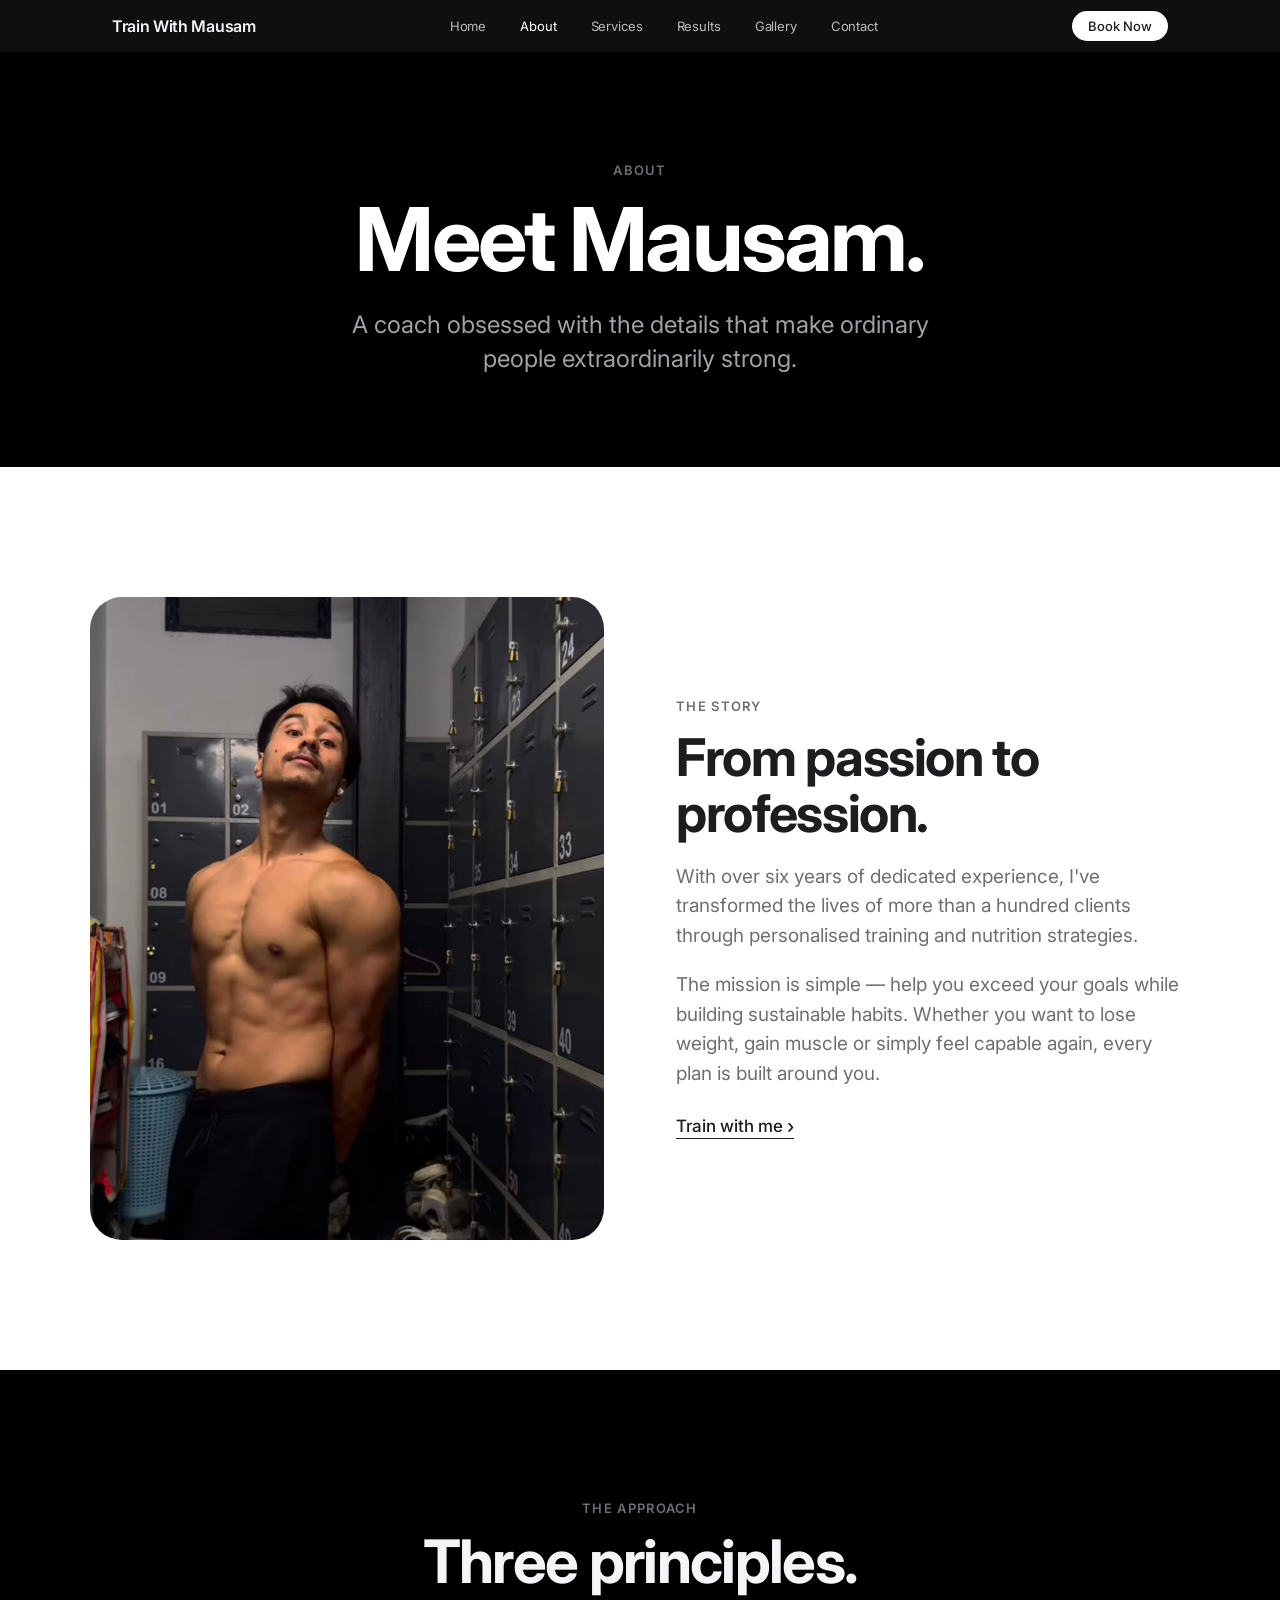
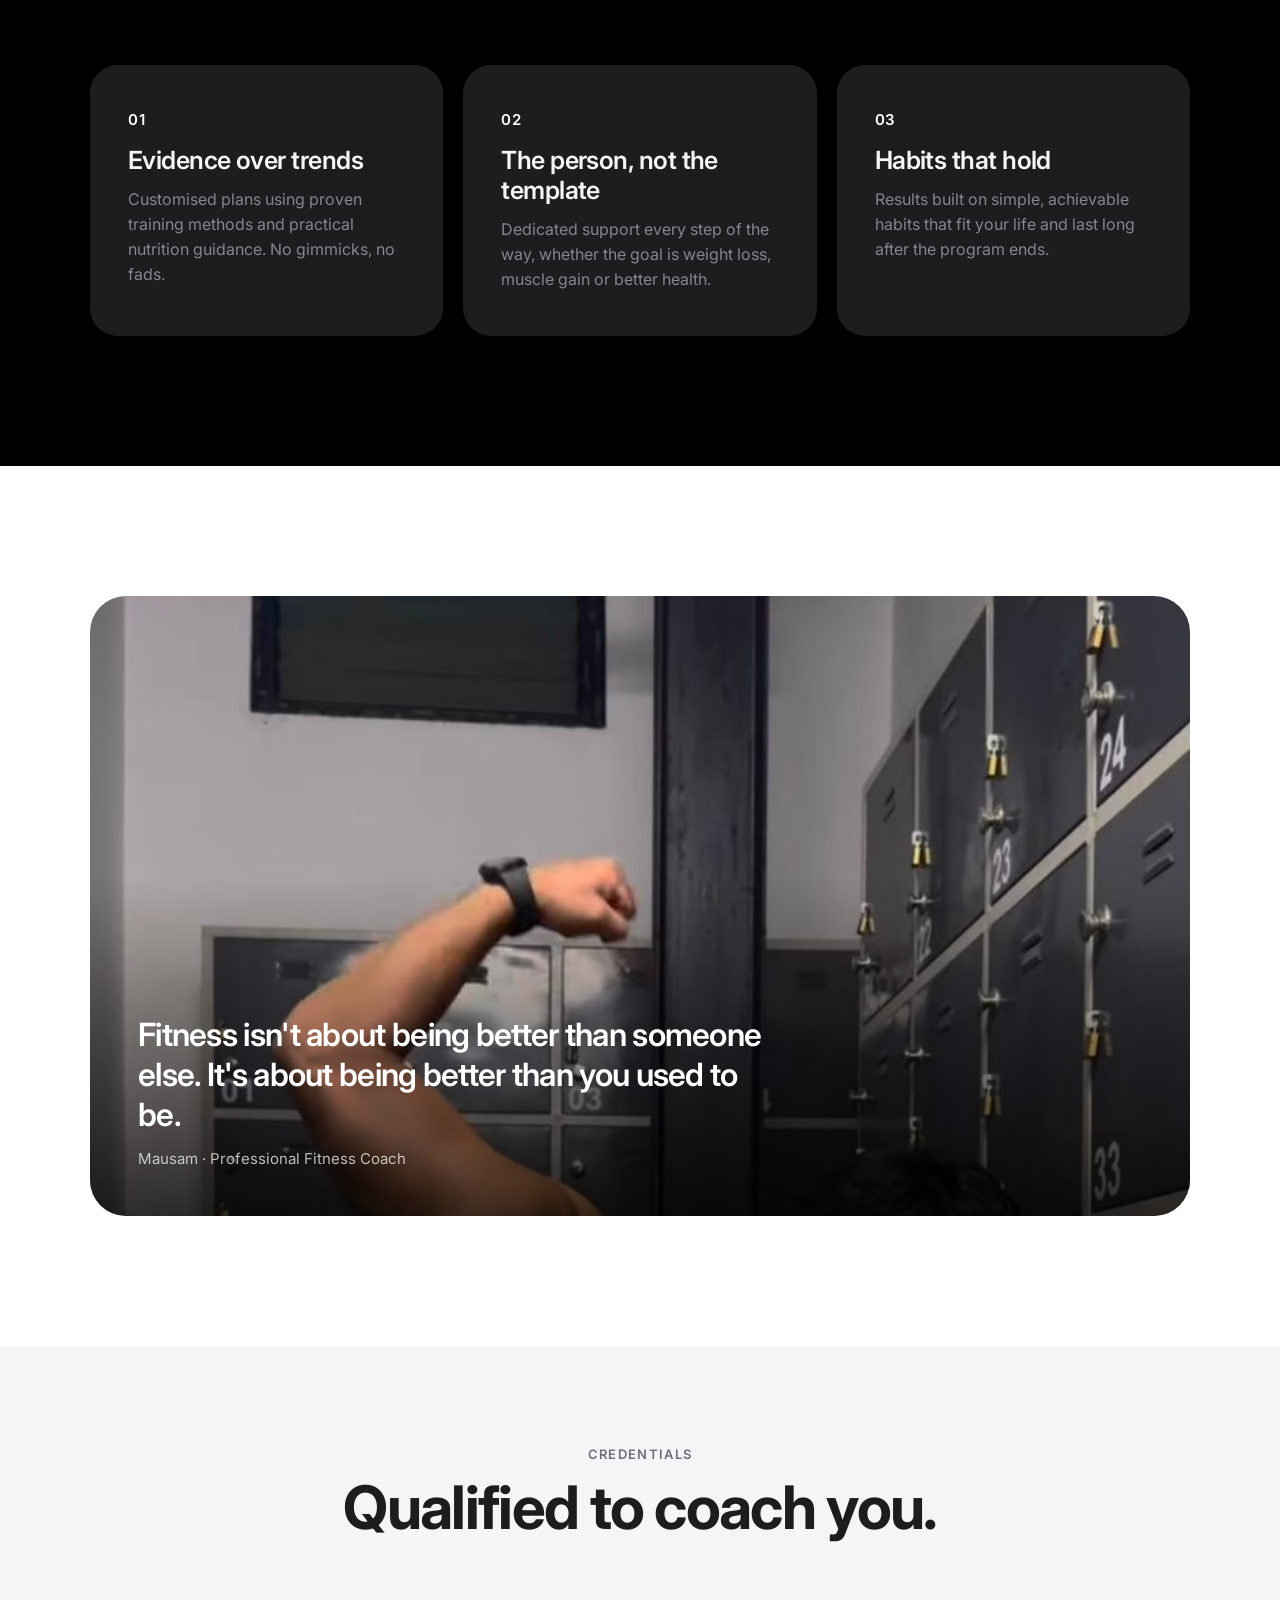
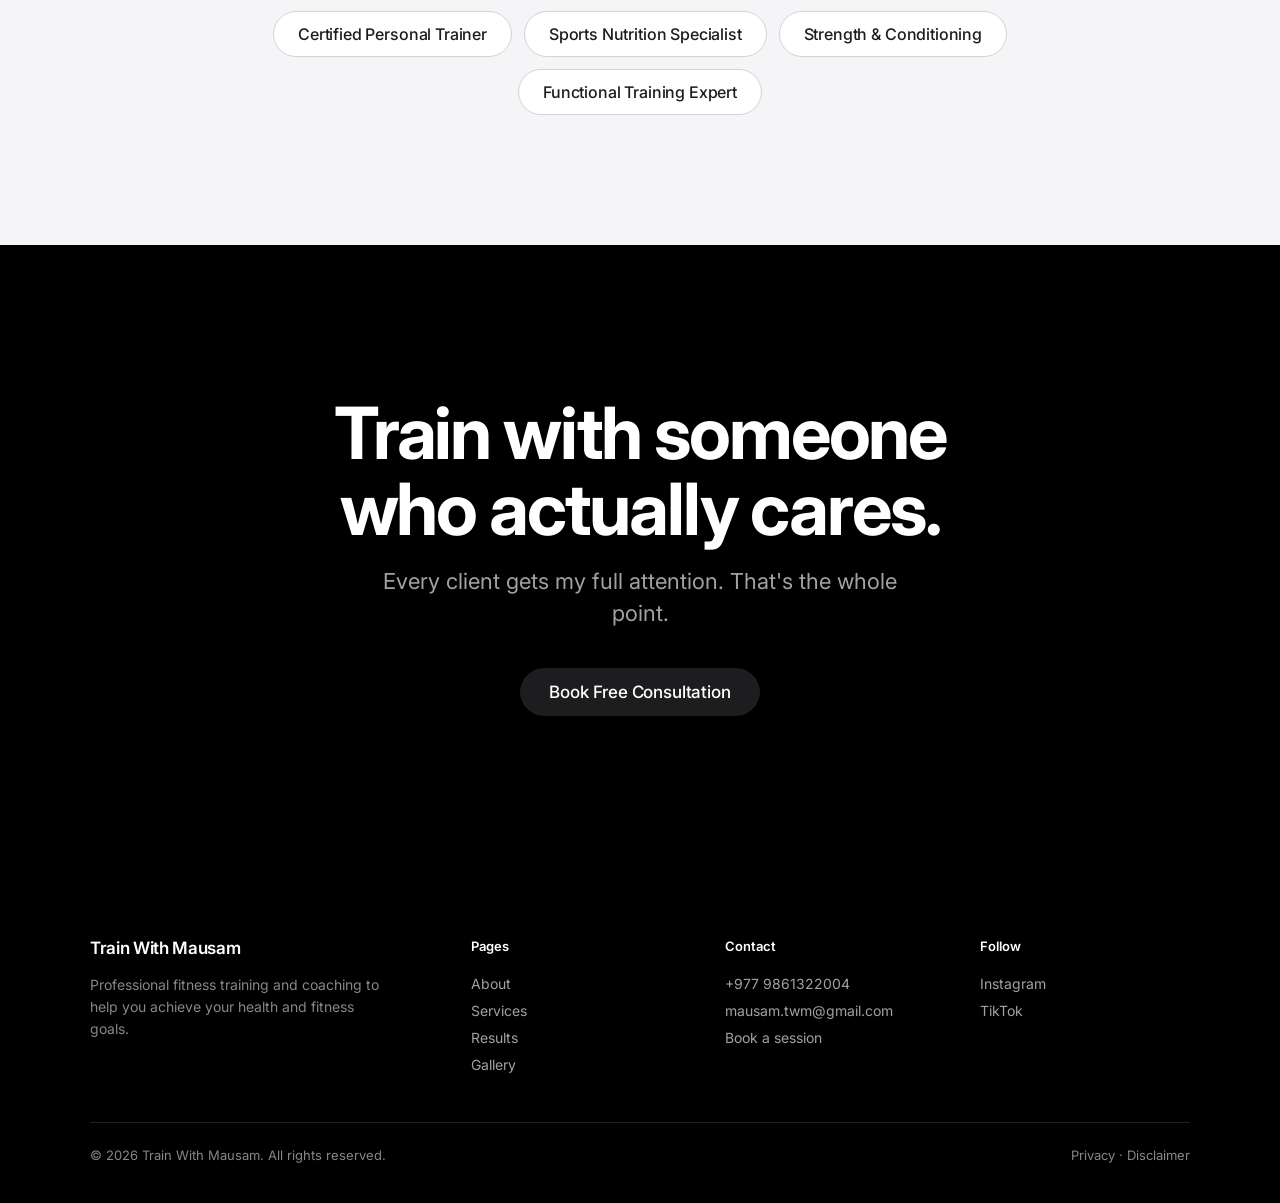
<file: about.html>
<!DOCTYPE html>
<html lang="en">
<head>
<meta charset="UTF-8">
<meta name="viewport" content="width=device-width, initial-scale=1.0">
<title>About — Train With Mausam</title>
<meta name="description" content="Meet Mausam — a professional fitness coach with over six years of experience, dedicated to transforming lives through training, nutrition and sustainable habits.">
<link rel="preconnect" href="https://fonts.googleapis.com">
<link rel="preconnect" href="https://fonts.gstatic.com" crossorigin>
<link href="https://fonts.googleapis.com/css2?family=Inter:wght@400;500;600;700;800&display=swap" rel="stylesheet">
<link rel="icon" href="data:image/svg+xml,%3Csvg xmlns='http://www.w3.org/2000/svg' viewBox='0 0 64 64'%3E%3Crect width='64' height='64' rx='14' fill='%23000'/%3E%3Ctext x='32' y='43' font-family='Arial' font-size='32' font-weight='700' fill='%23fff' text-anchor='middle'%3EM%3C/text%3E%3C/svg%3E">
<link rel="stylesheet" href="styles.css">
</head>
<body>
<nav class="nav">
  <div class="nav-inner">
    <a class="nav-brand" href="index.html">Train With Mausam</a>
    <div class="nav-links">
      <a href="index.html">Home</a>
      <a href="about.html" class="active">About</a>
      <a href="services.html">Services</a>
      <a href="results.html">Results</a>
      <a href="gallery.html">Gallery</a>
      <a href="contact.html">Contact</a>
    </div>
    <a href="contact.html" class="nav-cta">Book Now</a>
    <button class="nav-toggle" aria-label="Menu"><span></span><span></span></button>
  </div>
</nav>

<div class="mobile-menu">
  <div class="mm-links">
    <a href="index.html" class="mm-link">Home</a>
    <a href="about.html" class="mm-link">About</a>
    <a href="services.html" class="mm-link">Services</a>
    <a href="results.html" class="mm-link">Results</a>
    <a href="gallery.html" class="mm-link">Gallery</a>
    <a href="contact.html" class="mm-link">Contact</a>
  </div>
  <div class="mm-foot">
    <a href="contact.html" class="mm-cta">Book Free Consultation</a>
    <div class="mm-info">
      <a href="mailto:mausam.twm@gmail.com">mausam.twm@gmail.com</a>
      <a href="https://wa.me/9779861322004">+977 9861322004</a>
    </div>
    <div class="mm-social">
      <a href="https://www.instagram.com/trainwith_mausam/">Instagram</a>
      <a href="https://www.tiktok.com/@trainwith_mausam">TikTok</a>
    </div>
  </div>
</div>

<header class="page-hero dark">
  <span class="eyebrow">About</span>
  <h1>Meet Mausam.</h1>
  <p>A coach obsessed with the details that make ordinary people extraordinarily strong.</p>
</header>

<section class="section section-white">
  <div class="split">
    <div class="split-media reveal"><img src="images/mausam-02.jpg" alt="Mausam, professional fitness coach"></div>
    <div class="split-text reveal" style="--d:.1s">
      <span class="eyebrow">The Story</span>
      <h2>From passion to profession.</h2>
      <p>With over six years of dedicated experience, I've transformed the lives of more than a hundred clients through personalised training and nutrition strategies.</p>
      <p>The mission is simple — help you exceed your goals while building sustainable habits. Whether you want to lose weight, gain muscle or simply feel capable again, every plan is built around you.</p>
      <a href="contact.html" class="btn-link">Train with me <span class="chev">›</span></a>
    </div>
  </div>
</section>

<section class="section section-dark">
  <div class="section-head reveal">
    <span class="eyebrow">The Approach</span>
    <h2>Three principles.</h2>
  </div>
  <div class="philosophy-grid">
    <div class="philosophy-card reveal"><span class="philosophy-num">01</span><h3>Evidence over trends</h3><p>Customised plans using proven training methods and practical nutrition guidance. No gimmicks, no fads.</p></div>
    <div class="philosophy-card reveal" style="--d:.1s"><span class="philosophy-num">02</span><h3>The person, not the template</h3><p>Dedicated support every step of the way, whether the goal is weight loss, muscle gain or better health.</p></div>
    <div class="philosophy-card reveal" style="--d:.2s"><span class="philosophy-num">03</span><h3>Habits that hold</h3><p>Results built on simple, achievable habits that fit your life and last long after the program ends.</p></div>
  </div>
</section>

<section class="section section-white">
  <figure class="feature-image reveal">
    <img src="images/mausam-06.jpg" alt="Mausam performing a back double biceps pose">
    <figcaption>
      <blockquote>Fitness isn't about being better than someone else. It's about being better than you used to be.</blockquote>
      <cite>Mausam · Professional Fitness Coach</cite>
    </figcaption>
  </figure>
</section>

<section class="section section-gray" style="padding-top:100px">
  <div class="section-head reveal">
    <span class="eyebrow">Credentials</span>
    <h2>Qualified to coach you.</h2>
  </div>
  <div class="certs reveal" style="--d:.1s">
    <span class="cert-chip">Certified Personal Trainer</span>
    <span class="cert-chip">Sports Nutrition Specialist</span>
    <span class="cert-chip">Strength &amp; Conditioning</span>
    <span class="cert-chip">Functional Training Expert</span>
  </div>
</section>

<section class="cta">
  <h2 class="reveal">Train with someone<br>who actually cares.</h2>
  <p class="reveal" style="--d:.1s">Every client gets my full attention. That's the whole point.</p>
  <a href="contact.html" class="btn btn-on-dark reveal" style="--d:.2s">Book Free Consultation</a>
</section>
<footer class="footer">
  <div class="footer-inner">
    <div class="footer-grid">
      <div class="footer-brand">
        <div class="footer-brand-row">Train With Mausam</div>
        <p>Professional fitness training and coaching to help you achieve your health and fitness goals.</p>
      </div>
      <div class="footer-col">
        <h4>Pages</h4>
        <a href="about.html">About</a>
        <a href="services.html">Services</a>
        <a href="results.html">Results</a>
        <a href="gallery.html">Gallery</a>
      </div>
      <div class="footer-col">
        <h4>Contact</h4>
        <a href="https://wa.me/9779861322004">+977 9861322004</a>
        <a href="mailto:mausam.twm@gmail.com">mausam.twm@gmail.com</a>
        <a href="contact.html">Book a session</a>
      </div>
      <div class="footer-col">
        <h4>Follow</h4>
        <a href="https://www.instagram.com/trainwith_mausam/">Instagram</a>
        <a href="https://www.tiktok.com/@trainwith_mausam">TikTok</a>
      </div>
    </div>
    <div class="footer-bottom">
      <p>© 2026 Train With Mausam. All rights reserved.</p>
      <p><a href="https://trainwithmausam.com/privacy.php">Privacy</a> · <a href="https://trainwithmausam.com/disclaimer.php">Disclaimer</a></p>
    </div>
  </div>
</footer>

<script src="script.js"></script>
</body>
</html>
</file>
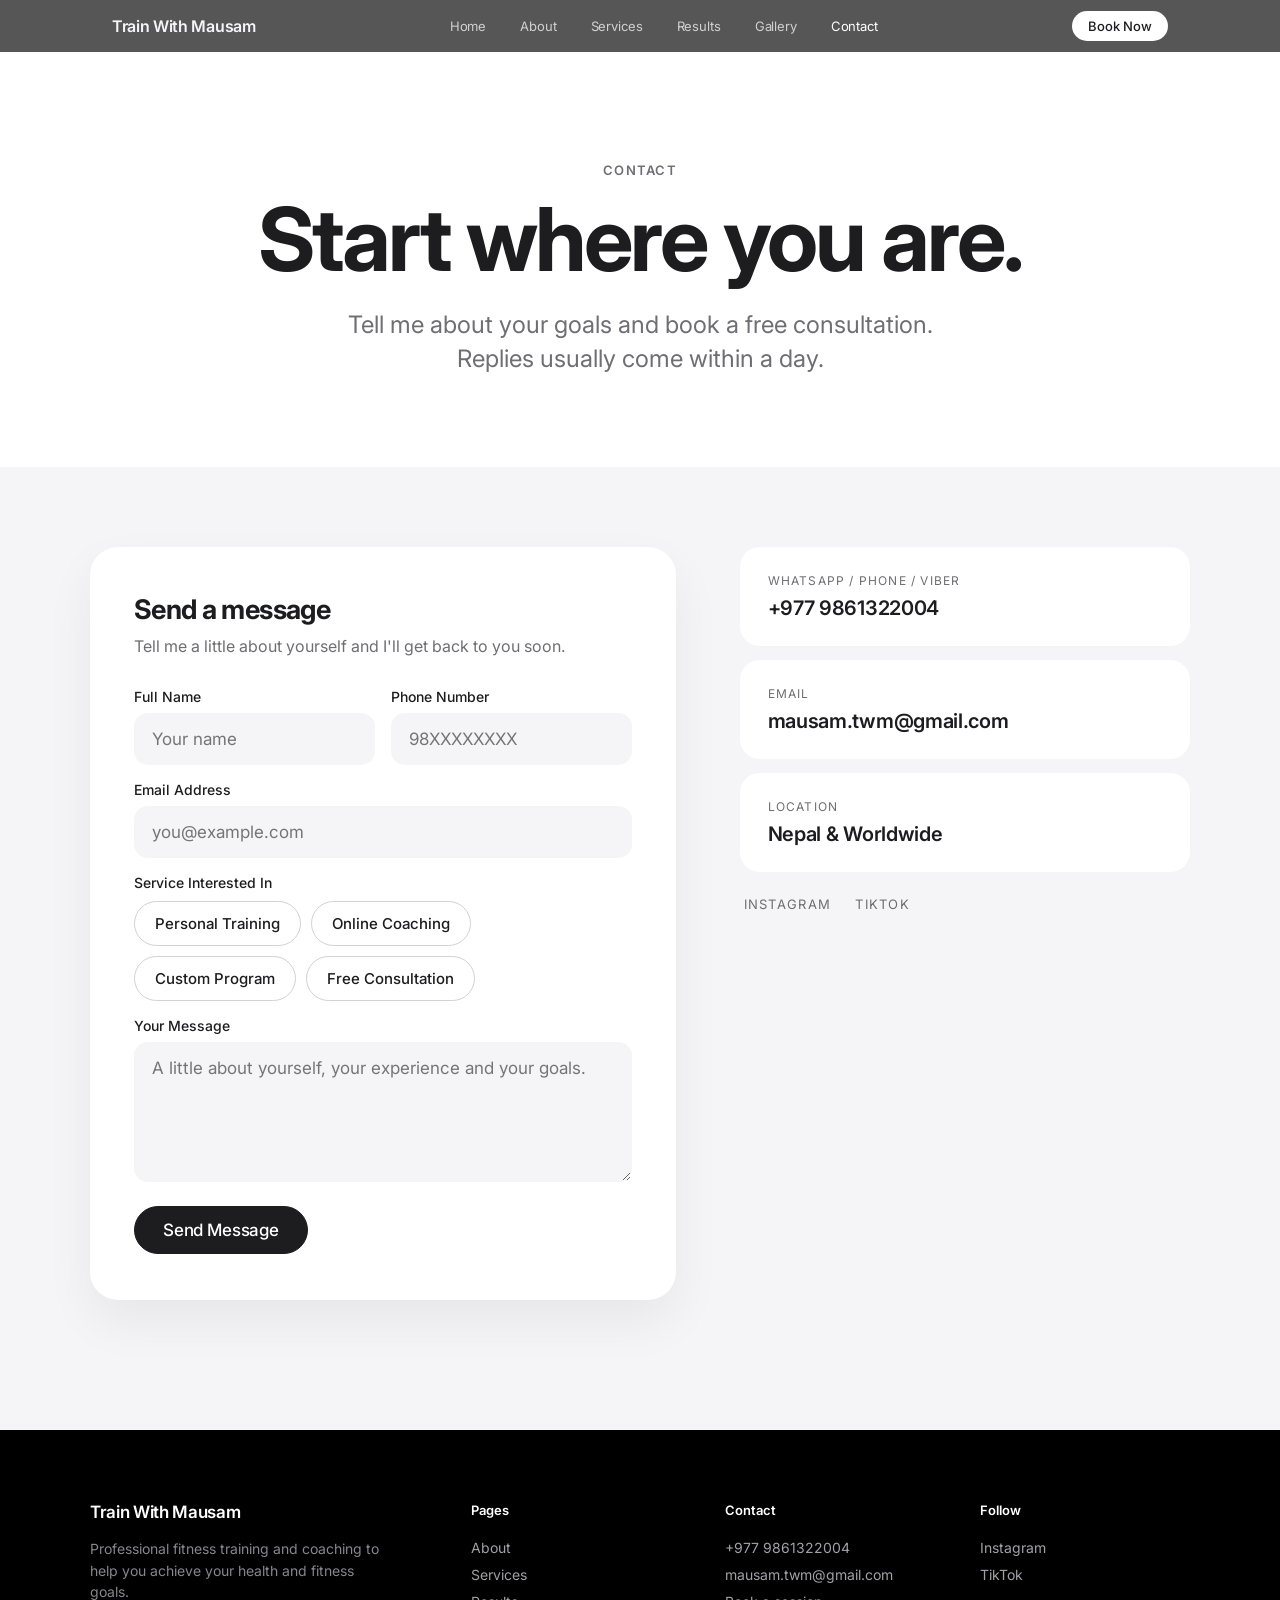
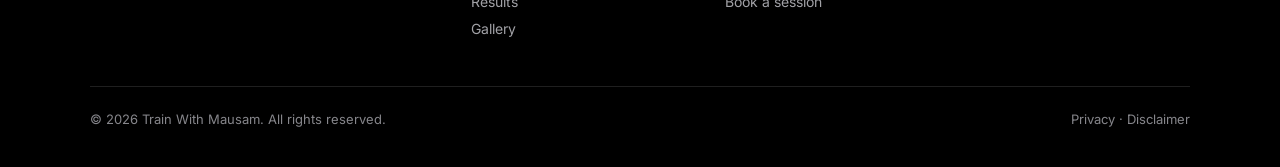
<file: contact.html>
<!DOCTYPE html>
<html lang="en">
<head>
<meta charset="UTF-8">
<meta name="viewport" content="width=device-width, initial-scale=1.0">
<title>Contact — Train With Mausam</title>
<meta name="description" content="Book your free consultation and take the first step towards your fitness goals.">
<link rel="preconnect" href="https://fonts.googleapis.com">
<link rel="preconnect" href="https://fonts.gstatic.com" crossorigin>
<link href="https://fonts.googleapis.com/css2?family=Inter:wght@400;500;600;700;800&display=swap" rel="stylesheet">
<link rel="icon" href="data:image/svg+xml,%3Csvg xmlns='http://www.w3.org/2000/svg' viewBox='0 0 64 64'%3E%3Crect width='64' height='64' rx='14' fill='%23000'/%3E%3Ctext x='32' y='43' font-family='Arial' font-size='32' font-weight='700' fill='%23fff' text-anchor='middle'%3EM%3C/text%3E%3C/svg%3E">
<link rel="stylesheet" href="styles.css">
</head>
<body>
<nav class="nav">
  <div class="nav-inner">
    <a class="nav-brand" href="index.html">Train With Mausam</a>
    <div class="nav-links">
      <a href="index.html">Home</a>
      <a href="about.html">About</a>
      <a href="services.html">Services</a>
      <a href="results.html">Results</a>
      <a href="gallery.html">Gallery</a>
      <a href="contact.html" class="active">Contact</a>
    </div>
    <a href="contact.html" class="nav-cta">Book Now</a>
    <button class="nav-toggle" aria-label="Menu"><span></span><span></span></button>
  </div>
</nav>

<div class="mobile-menu">
  <div class="mm-links">
    <a href="index.html" class="mm-link">Home</a>
    <a href="about.html" class="mm-link">About</a>
    <a href="services.html" class="mm-link">Services</a>
    <a href="results.html" class="mm-link">Results</a>
    <a href="gallery.html" class="mm-link">Gallery</a>
    <a href="contact.html" class="mm-link">Contact</a>
  </div>
  <div class="mm-foot">
    <a href="contact.html" class="mm-cta">Book Free Consultation</a>
    <div class="mm-info">
      <a href="mailto:mausam.twm@gmail.com">mausam.twm@gmail.com</a>
      <a href="https://wa.me/9779861322004">+977 9861322004</a>
    </div>
    <div class="mm-social">
      <a href="https://www.instagram.com/trainwith_mausam/">Instagram</a>
      <a href="https://www.tiktok.com/@trainwith_mausam">TikTok</a>
    </div>
  </div>
</div>

<header class="page-hero">
  <span class="eyebrow">Contact</span>
  <h1>Start where you are.</h1>
  <p>Tell me about your goals and book a free consultation. Replies usually come within a day.</p>
</header>

<section class="section section-gray" style="padding-top:80px">
  <div class="contact-layout">
    <div>
      <div class="form-card reveal">
        <h3 class="form-title">Send a message</h3>
        <p class="form-sub">Tell me a little about yourself and I'll get back to you soon.</p>
        <form class="contact-form">
          <div class="form-row">
            <label>Full Name<input type="text" name="name" placeholder="Your name" required></label>
            <label>Phone Number<input type="tel" name="phone" placeholder="98XXXXXXXX"></label>
          </div>
          <label>Email Address<input type="email" name="email" placeholder="you@example.com" required></label>
          <div class="choice-group">
            <span class="choice-label">Service Interested In</span>
            <div class="choice-options">
              <label class="choice"><input type="radio" name="service" value="Personal Training" required><span>Personal Training</span></label>
              <label class="choice"><input type="radio" name="service" value="Online Coaching"><span>Online Coaching</span></label>
              <label class="choice"><input type="radio" name="service" value="Custom Program"><span>Custom Program</span></label>
              <label class="choice"><input type="radio" name="service" value="Free Consultation"><span>Free Consultation</span></label>
            </div>
          </div>
          <label>Your Message<textarea name="message" placeholder="A little about yourself, your experience and your goals." required></textarea></label>
          <button type="submit" class="btn">Send Message</button>
        </form>
        <div class="form-success">
          <div class="success-icon"><svg width="28" height="28" viewBox="0 0 24 24" fill="none" stroke="currentColor" stroke-width="2.6" stroke-linecap="round" stroke-linejoin="round"><path d="M20 6L9 17l-5-5"/></svg></div>
          <h3>Message sent.</h3>
          <p>Thanks for reaching out. I'll get back to you as soon as I can — usually within a day.</p>
        </div>
      </div>
    </div>
    <aside class="contact-aside reveal" style="--d:.1s">
      <div class="info-card"><div class="k">WhatsApp / Phone / Viber</div><a class="v" href="https://wa.me/9779861322004">+977 9861322004</a></div>
      <div class="info-card"><div class="k">Email</div><a class="v" href="mailto:mausam.twm@gmail.com">mausam.twm@gmail.com</a></div>
      <div class="info-card"><div class="k">Location</div><div class="v">Nepal &amp; Worldwide</div></div>
      <div class="contact-social">
        <a href="https://www.instagram.com/trainwith_mausam/">Instagram</a>
        <a href="https://www.tiktok.com/@trainwith_mausam">TikTok</a>
      </div>
    </aside>
  </div>
</section>
<footer class="footer">
  <div class="footer-inner">
    <div class="footer-grid">
      <div class="footer-brand">
        <div class="footer-brand-row">Train With Mausam</div>
        <p>Professional fitness training and coaching to help you achieve your health and fitness goals.</p>
      </div>
      <div class="footer-col">
        <h4>Pages</h4>
        <a href="about.html">About</a>
        <a href="services.html">Services</a>
        <a href="results.html">Results</a>
        <a href="gallery.html">Gallery</a>
      </div>
      <div class="footer-col">
        <h4>Contact</h4>
        <a href="https://wa.me/9779861322004">+977 9861322004</a>
        <a href="mailto:mausam.twm@gmail.com">mausam.twm@gmail.com</a>
        <a href="contact.html">Book a session</a>
      </div>
      <div class="footer-col">
        <h4>Follow</h4>
        <a href="https://www.instagram.com/trainwith_mausam/">Instagram</a>
        <a href="https://www.tiktok.com/@trainwith_mausam">TikTok</a>
      </div>
    </div>
    <div class="footer-bottom">
      <p>© 2026 Train With Mausam. All rights reserved.</p>
      <p><a href="https://trainwithmausam.com/privacy.php">Privacy</a> · <a href="https://trainwithmausam.com/disclaimer.php">Disclaimer</a></p>
    </div>
  </div>
</footer>

<script src="script.js"></script>
</body>
</html>
</file>
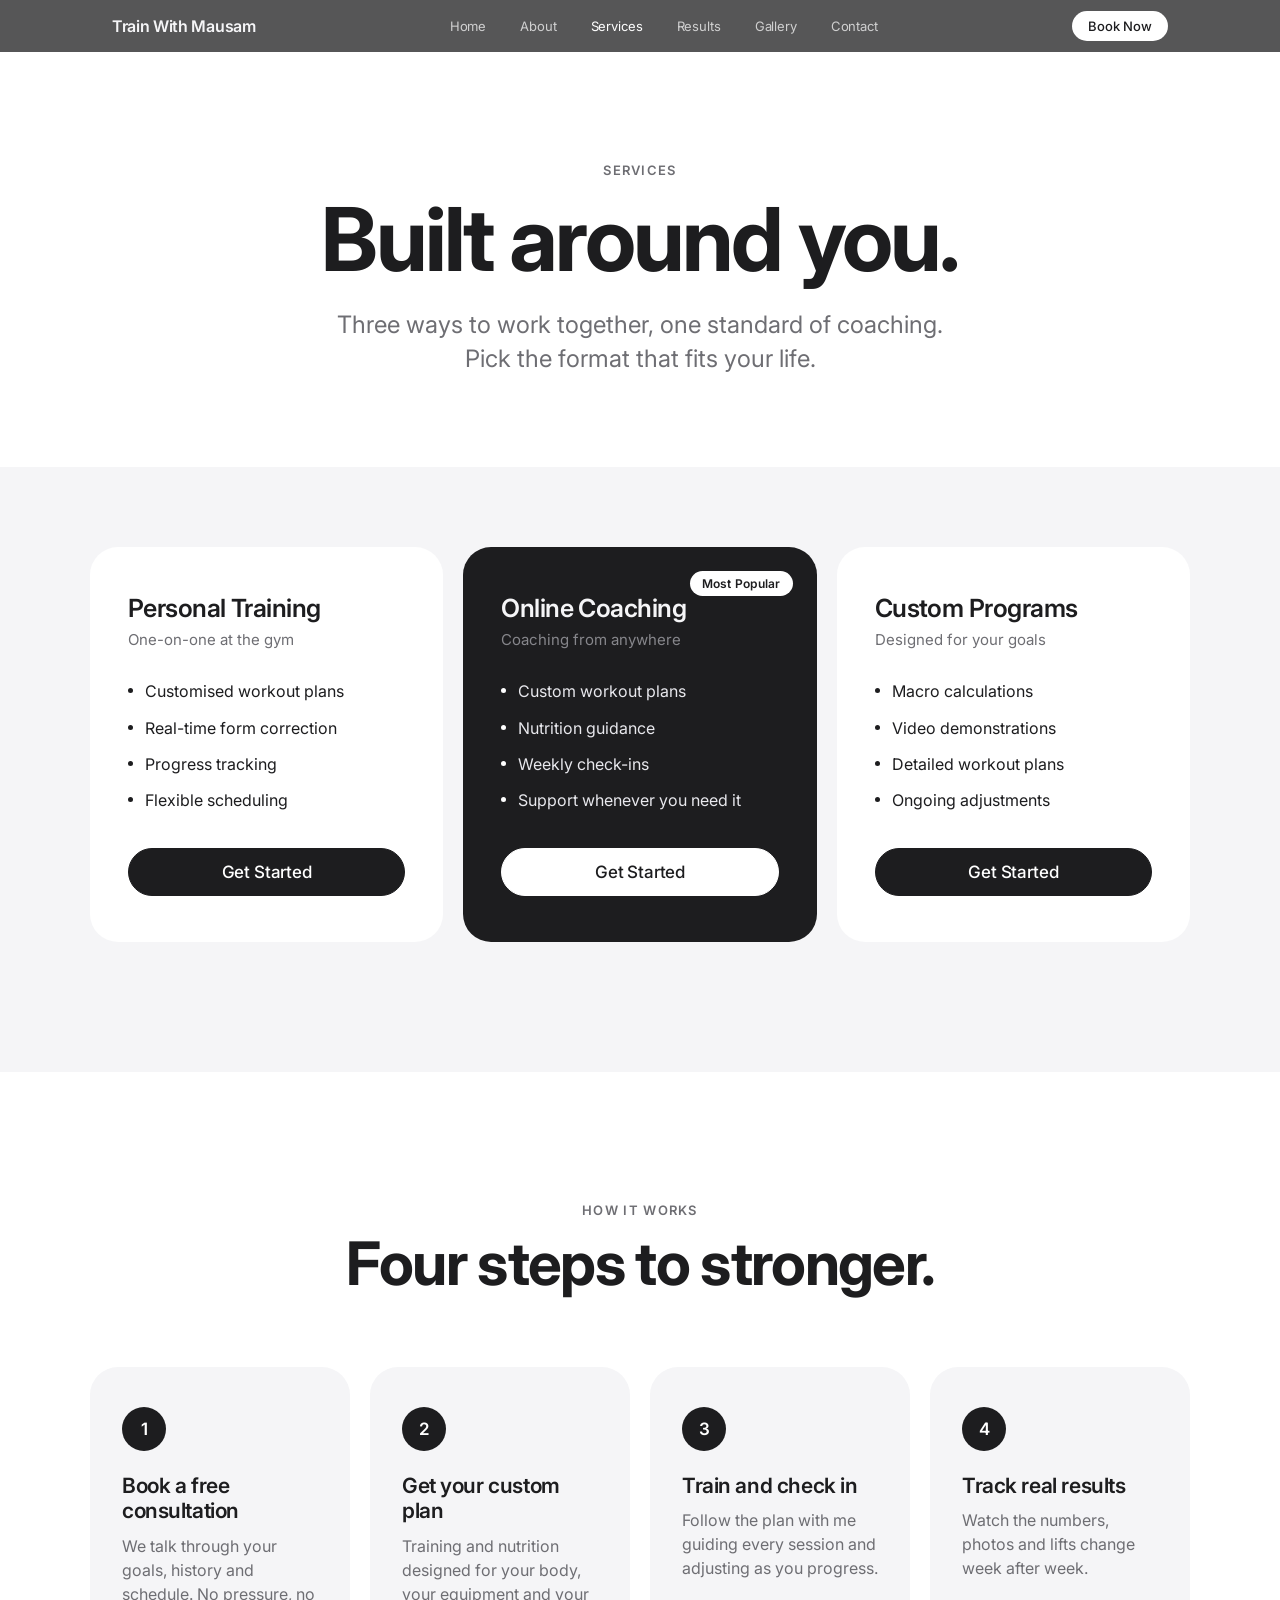
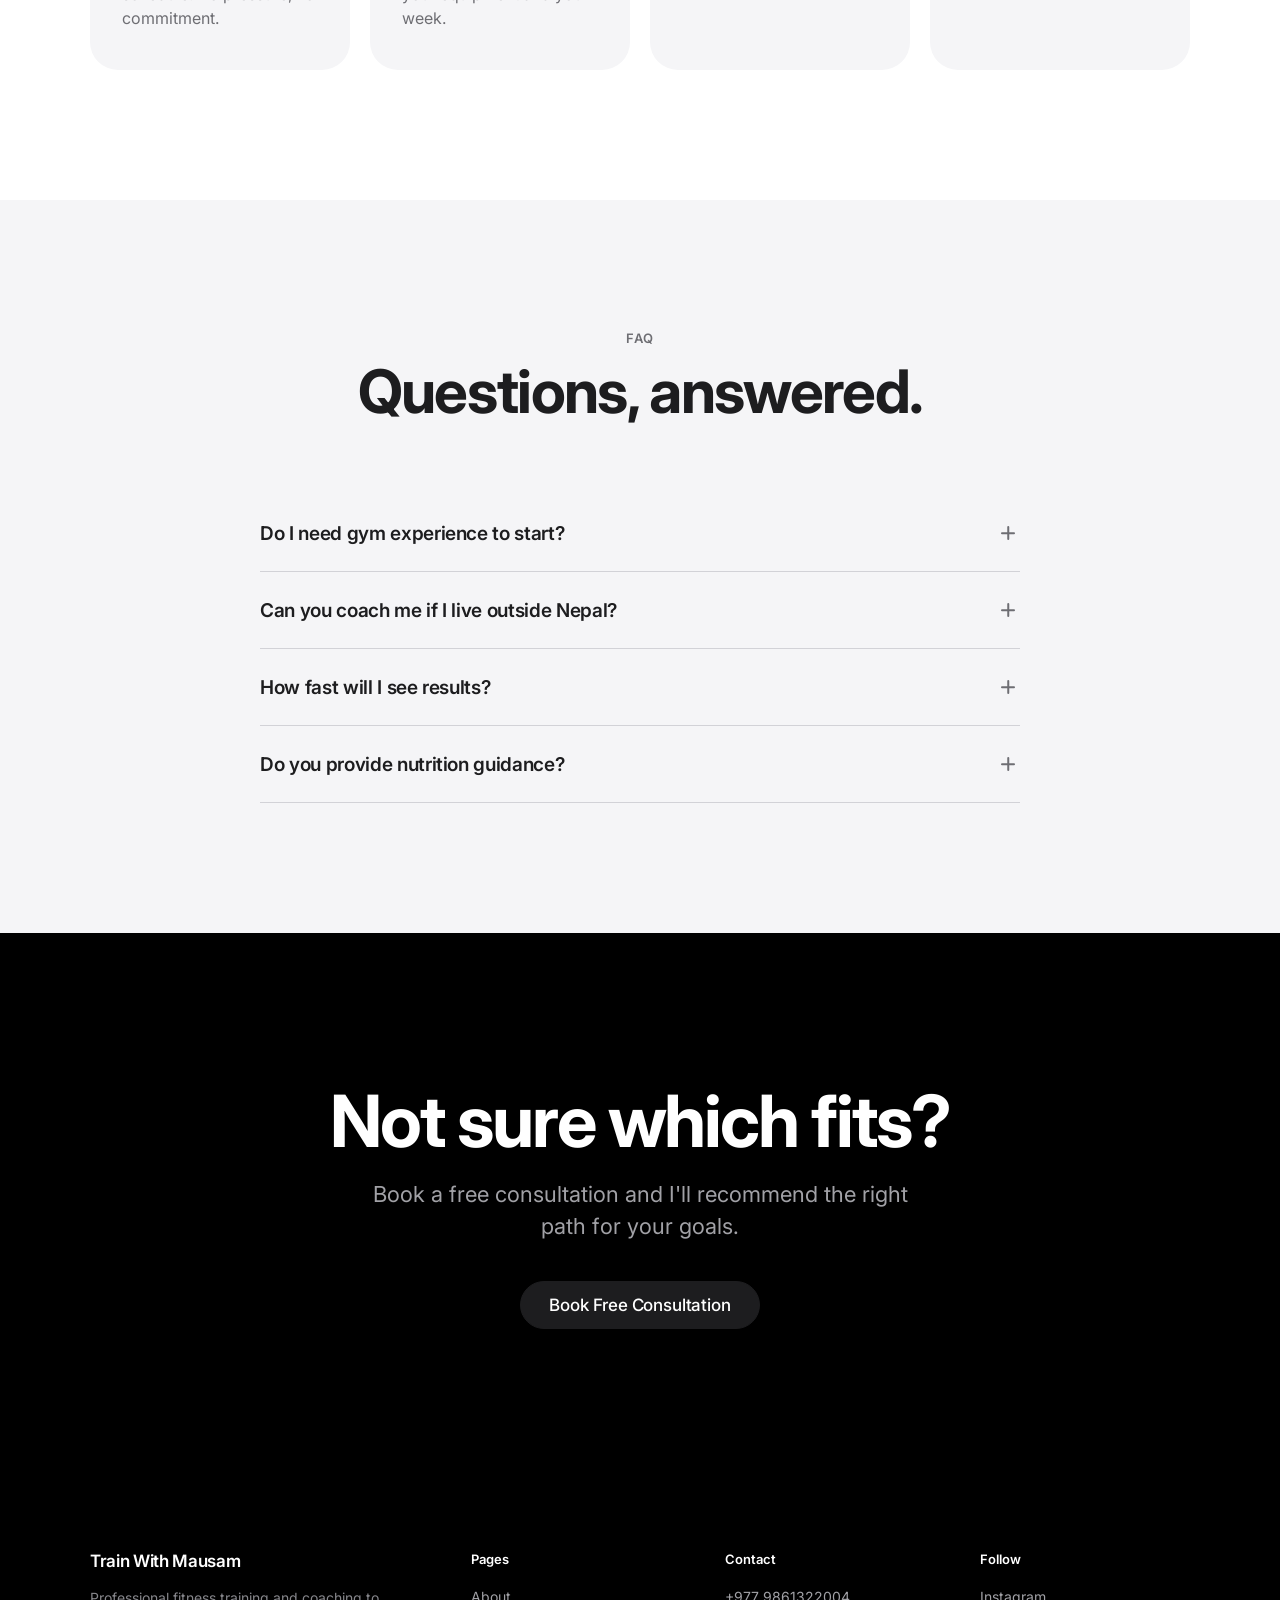
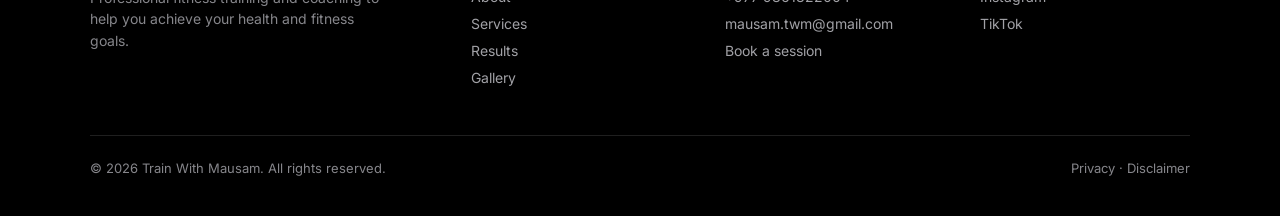
<file: services.html>
<!DOCTYPE html>
<html lang="en">
<head>
<meta charset="UTF-8">
<meta name="viewport" content="width=device-width, initial-scale=1.0">
<title>Services — Train With Mausam</title>
<meta name="description" content="Personal training, online coaching and custom programs. Tailored to help you reach your fitness goals efficiently and sustainably.">
<link rel="preconnect" href="https://fonts.googleapis.com">
<link rel="preconnect" href="https://fonts.gstatic.com" crossorigin>
<link href="https://fonts.googleapis.com/css2?family=Inter:wght@400;500;600;700;800&display=swap" rel="stylesheet">
<link rel="icon" href="data:image/svg+xml,%3Csvg xmlns='http://www.w3.org/2000/svg' viewBox='0 0 64 64'%3E%3Crect width='64' height='64' rx='14' fill='%23000'/%3E%3Ctext x='32' y='43' font-family='Arial' font-size='32' font-weight='700' fill='%23fff' text-anchor='middle'%3EM%3C/text%3E%3C/svg%3E">
<link rel="stylesheet" href="styles.css">
</head>
<body>
<nav class="nav">
  <div class="nav-inner">
    <a class="nav-brand" href="index.html">Train With Mausam</a>
    <div class="nav-links">
      <a href="index.html">Home</a>
      <a href="about.html">About</a>
      <a href="services.html" class="active">Services</a>
      <a href="results.html">Results</a>
      <a href="gallery.html">Gallery</a>
      <a href="contact.html">Contact</a>
    </div>
    <a href="contact.html" class="nav-cta">Book Now</a>
    <button class="nav-toggle" aria-label="Menu"><span></span><span></span></button>
  </div>
</nav>

<div class="mobile-menu">
  <div class="mm-links">
    <a href="index.html" class="mm-link">Home</a>
    <a href="about.html" class="mm-link">About</a>
    <a href="services.html" class="mm-link">Services</a>
    <a href="results.html" class="mm-link">Results</a>
    <a href="gallery.html" class="mm-link">Gallery</a>
    <a href="contact.html" class="mm-link">Contact</a>
  </div>
  <div class="mm-foot">
    <a href="contact.html" class="mm-cta">Book Free Consultation</a>
    <div class="mm-info">
      <a href="mailto:mausam.twm@gmail.com">mausam.twm@gmail.com</a>
      <a href="https://wa.me/9779861322004">+977 9861322004</a>
    </div>
    <div class="mm-social">
      <a href="https://www.instagram.com/trainwith_mausam/">Instagram</a>
      <a href="https://www.tiktok.com/@trainwith_mausam">TikTok</a>
    </div>
  </div>
</div>

<header class="page-hero">
  <span class="eyebrow">Services</span>
  <h1>Built around you.</h1>
  <p>Three ways to work together, one standard of coaching. Pick the format that fits your life.</p>
</header>

<section class="section section-gray" style="padding-top:80px">
  <div class="programs-grid">
    <div class="program-card reveal">
      <h3>Personal Training</h3>
      <p class="program-tag">One-on-one at the gym</p>
      <ul class="program-features">
        <li>Customised workout plans</li>
        <li>Real-time form correction</li>
        <li>Progress tracking</li>
        <li>Flexible scheduling</li>
      </ul>
      <a href="contact.html" class="btn">Get Started</a>
    </div>
    <div class="program-card featured reveal" style="--d:.1s">
      <span class="program-badge">Most Popular</span>
      <h3>Online Coaching</h3>
      <p class="program-tag">Coaching from anywhere</p>
      <ul class="program-features">
        <li>Custom workout plans</li>
        <li>Nutrition guidance</li>
        <li>Weekly check-ins</li>
        <li>Support whenever you need it</li>
      </ul>
      <a href="contact.html" class="btn">Get Started</a>
    </div>
    <div class="program-card reveal" style="--d:.2s">
      <h3>Custom Programs</h3>
      <p class="program-tag">Designed for your goals</p>
      <ul class="program-features">
        <li>Macro calculations</li>
        <li>Video demonstrations</li>
        <li>Detailed workout plans</li>
        <li>Ongoing adjustments</li>
      </ul>
      <a href="contact.html" class="btn">Get Started</a>
    </div>
  </div>
</section>

<section class="section section-white">
  <div class="section-head reveal">
    <span class="eyebrow">How It Works</span>
    <h2>Four steps to stronger.</h2>
  </div>
  <div class="steps-grid">
    <div class="step-card reveal"><div class="step-num">1</div><h3>Book a free consultation</h3><p>We talk through your goals, history and schedule. No pressure, no commitment.</p></div>
    <div class="step-card reveal" style="--d:.08s"><div class="step-num">2</div><h3>Get your custom plan</h3><p>Training and nutrition designed for your body, your equipment and your week.</p></div>
    <div class="step-card reveal" style="--d:.16s"><div class="step-num">3</div><h3>Train and check in</h3><p>Follow the plan with me guiding every session and adjusting as you progress.</p></div>
    <div class="step-card reveal" style="--d:.24s"><div class="step-num">4</div><h3>Track real results</h3><p>Watch the numbers, photos and lifts change week after week.</p></div>
  </div>
</section>

<section class="section section-gray">
  <div class="section-head reveal">
    <span class="eyebrow">FAQ</span>
    <h2>Questions, answered.</h2>
  </div>
  <div class="faq reveal" style="--d:.1s">
    <div class="faq-item"><button class="faq-q">Do I need gym experience to start?<span class="faq-icon"></span></button><div class="faq-a"><p>Not at all. Most clients start as complete beginners. Every movement is taught from zero, and the plan scales with you as your confidence grows.</p></div></div>
    <div class="faq-item"><button class="faq-q">Can you coach me if I live outside Nepal?<span class="faq-icon"></span></button><div class="faq-a"><p>Yes. Online coaching gives you the full experience anywhere in the world — custom plans, nutrition guidance, weekly check-ins and support throughout.</p></div></div>
    <div class="faq-item"><button class="faq-q">How fast will I see results?<span class="faq-icon"></span></button><div class="faq-a"><p>Client transformations have shown four to seven kilograms of fat lost in as little as five to seven weeks. Your pace depends on consistency, but every plan is built to show measurable progress from the first weeks.</p></div></div>
    <div class="faq-item"><button class="faq-q">Do you provide nutrition guidance?<span class="faq-icon"></span></button><div class="faq-a"><p>Yes. As a sports nutrition specialist, I build practical guidance around normal, affordable food. Nothing exotic, nothing extreme — just structure that works.</p></div></div>
  </div>
</section>

<section class="cta">
  <h2 class="reveal">Not sure which fits?</h2>
  <p class="reveal" style="--d:.1s">Book a free consultation and I'll recommend the right path for your goals.</p>
  <a href="contact.html" class="btn btn-on-dark reveal" style="--d:.2s">Book Free Consultation</a>
</section>
<footer class="footer">
  <div class="footer-inner">
    <div class="footer-grid">
      <div class="footer-brand">
        <div class="footer-brand-row">Train With Mausam</div>
        <p>Professional fitness training and coaching to help you achieve your health and fitness goals.</p>
      </div>
      <div class="footer-col">
        <h4>Pages</h4>
        <a href="about.html">About</a>
        <a href="services.html">Services</a>
        <a href="results.html">Results</a>
        <a href="gallery.html">Gallery</a>
      </div>
      <div class="footer-col">
        <h4>Contact</h4>
        <a href="https://wa.me/9779861322004">+977 9861322004</a>
        <a href="mailto:mausam.twm@gmail.com">mausam.twm@gmail.com</a>
        <a href="contact.html">Book a session</a>
      </div>
      <div class="footer-col">
        <h4>Follow</h4>
        <a href="https://www.instagram.com/trainwith_mausam/">Instagram</a>
        <a href="https://www.tiktok.com/@trainwith_mausam">TikTok</a>
      </div>
    </div>
    <div class="footer-bottom">
      <p>© 2026 Train With Mausam. All rights reserved.</p>
      <p><a href="https://trainwithmausam.com/privacy.php">Privacy</a> · <a href="https://trainwithmausam.com/disclaimer.php">Disclaimer</a></p>
    </div>
  </div>
</footer>

<script src="script.js"></script>
</body>
</html>
</file>
<file: styles.css>
:root {
  --font: 'Inter', -apple-system, BlinkMacSystemFont, 'SF Pro Display', 'SF Pro Text', 'Segoe UI', Helvetica, Arial, sans-serif;
  --black: #000000;
  --white: #ffffff;
  --gray-bg: #f5f5f7;
  --text: #1d1d1f;
  --text-sub: #6e6e73;
  --text-dark-sub: #86868b;
  --text-dark-body: #a1a1a6;
  --ui: #1d1d1f;
  --border: #d2d2d7;
  --dark-card: #1d1d1f;
  --radius-lg: 28px;
  --radius-md: 20px;
  --nav-h: 52px;
  --ease: cubic-bezier(0.16, 1, 0.3, 1);
}
* { margin: 0; padding: 0; box-sizing: border-box; -webkit-font-smoothing: antialiased; -moz-osx-font-smoothing: grayscale; }
html { scroll-behavior: smooth; }
body { font-family: var(--font); background: var(--white); color: var(--text); overflow-x: hidden; }
body.no-scroll { overflow: hidden; }
img { display: block; max-width: 100%; }
a { text-decoration: none; color: inherit; }
button { font-family: inherit; cursor: pointer; }
::selection { background: var(--ui); color: var(--white); }
.container { max-width: 1100px; margin: 0 auto; padding: 0 22px; }
.nav { position: fixed; top: 0; left: 0; right: 0; z-index: 1000; background: rgba(22,22,23,.72); -webkit-backdrop-filter: saturate(180%) blur(20px); backdrop-filter: saturate(180%) blur(20px); transition: background .3s ease; }
.nav.scrolled { background: rgba(18,18,19,.9); }
.nav-inner { max-width: 1100px; margin: 0 auto; height: var(--nav-h); display: flex; align-items: center; justify-content: space-between; padding: 0 22px; }
.nav-brand { color: #f5f5f7; font-size: 16px; font-weight: 600; letter-spacing: -.02em; transition: opacity .3s; }
.nav-brand:hover { opacity: .8; }
.nav-links { display: flex; gap: 34px; }
.nav-links a { color: rgba(255,255,255,.72); font-size: 13px; letter-spacing: -.01em; transition: color .3s; }
.nav-links a:hover, .nav-links a.active { color: #fff; }
.nav-cta { background: #fff; color: #1d1d1f; font-size: 13px; font-weight: 500; padding: 7px 16px; border-radius: 980px; transition: opacity .3s; }
.nav-cta:hover { opacity: .85; }
.nav-toggle { display: none; flex-direction: column; justify-content: center; gap: 6px; width: 40px; height: 40px; background: none; border: none; padding: 8px; }
.nav-toggle span { display: block; width: 20px; height: 1.5px; background: #f5f5f7; transition: transform .35s var(--ease), opacity .3s; }
.nav-toggle.open span:first-child { transform: translateY(3.75px) rotate(45deg); }
.nav-toggle.open span:last-child { transform: translateY(-3.75px) rotate(-45deg); }
.mobile-menu { position: fixed; inset: 0; z-index: 990; background: #000; padding: calc(var(--nav-h) + 40px) 40px 44px; display: flex; flex-direction: column; justify-content: space-between; opacity: 0; visibility: hidden; transition: opacity .4s ease, visibility .4s; }
.mobile-menu.open { opacity: 1; visibility: visible; }
.mm-links { display: flex; flex-direction: column; }
.mobile-menu a.mm-link { color: #f5f5f7; font-size: 30px; font-weight: 600; letter-spacing: -.02em; padding: 14px 0; border-bottom: 1px solid rgba(255,255,255,.1); opacity: 0; transform: translateY(16px); transition: opacity .5s var(--ease), transform .5s var(--ease); }
.mobile-menu.open a.mm-link { opacity: 1; transform: none; }
.mobile-menu.open a.mm-link:nth-child(1){transition-delay:.05s}
.mobile-menu.open a.mm-link:nth-child(2){transition-delay:.1s}
.mobile-menu.open a.mm-link:nth-child(3){transition-delay:.15s}
.mobile-menu.open a.mm-link:nth-child(4){transition-delay:.2s}
.mobile-menu.open a.mm-link:nth-child(5){transition-delay:.25s}
.mobile-menu.open a.mm-link:nth-child(6){transition-delay:.3s}
.mm-foot { display: flex; flex-direction: column; gap: 20px; }
.mm-cta { display: block; text-align: center; background: #fff; color: #000; font-size: 16px; font-weight: 500; padding: 15px; border-radius: 980px; }
.mm-info { display: flex; flex-direction: column; gap: 4px; }
.mm-info a { color: var(--text-dark-sub); font-size: 14px; }
.mm-social { display: flex; gap: 20px; }
.mm-social a { color: var(--text-dark-sub); font-size: 12px; letter-spacing: .1em; text-transform: uppercase; }
.btn { display: inline-flex; align-items: center; justify-content: center; gap: 6px; border: 1px solid var(--ui); border-radius: 980px; font-size: 17px; font-weight: 500; letter-spacing: -.01em; padding: 13px 28px; background: var(--ui); color: var(--white); transition: background .3s, color .3s, border-color .3s; }
.btn:hover { background: transparent; color: var(--ui); }
.btn-outline { background: transparent; color: var(--ui); }
.btn-outline:hover { background: var(--ui); color: var(--white); }
.btn-ghost { background: rgba(255,255,255,.14); color: #fff; border-color: transparent; -webkit-backdrop-filter: blur(10px); backdrop-filter: blur(10px); }
.btn-ghost:hover { background: rgba(255,255,255,.24); color: #fff; }
.btn-link { display: inline-flex; align-items: center; gap: 4px; color: var(--text); font-size: 17px; font-weight: 500; border-bottom: 1px solid var(--text); padding-bottom: 2px; transition: opacity .3s; }
.btn-link .chev { font-size: 19px; line-height: 1; transition: transform .3s var(--ease); }
.btn-link:hover .chev { transform: translateX(3px); }
.eyebrow { font-size: 13px; font-weight: 600; letter-spacing: .1em; text-transform: uppercase; color: var(--text-sub); }
.section { padding: 130px 22px; }
.section-dark { background: var(--black); color: #f5f5f7; }
.section-gray { background: var(--gray-bg); }
.section-white { background: var(--white); }
.section-head { max-width: 780px; margin: 0 auto 72px; text-align: center; }
.section-head h2 { font-size: clamp(38px,5vw,60px); font-weight: 700; letter-spacing: -.028em; line-height: 1.06; }
.section-head p { font-size: clamp(18px,2vw,21px); line-height: 1.45; color: var(--text-sub); margin-top: 18px; }
.section-dark .section-head p { color: var(--text-dark-sub); }
.section-head .eyebrow { display: block; margin-bottom: 14px; }
.hero-full { position: relative; min-height: 100svh; display: flex; align-items: flex-end; background: var(--black); overflow: hidden; }
.hero-media { position: absolute; inset: 0; }
.hero-media img { width: 100%; height: 100%; object-fit: cover; object-position: center 14%; animation: heroZoom 2.4s var(--ease) both; }
@keyframes heroZoom { from { transform: scale(1.08); } to { transform: scale(1); } }
.hero-overlay { position: absolute; inset: 0; background: linear-gradient(180deg, rgba(0,0,0,.5) 0%, rgba(0,0,0,.06) 34%, rgba(0,0,0,.34) 60%, rgba(0,0,0,.94) 100%); }
.hero-content { position: relative; z-index: 2; width: 100%; max-width: 1100px; margin: 0 auto; padding: 0 22px 108px; }
.hero-content .eyebrow { color: rgba(255,255,255,.72); animation: fadeUp .9s var(--ease) .15s both; }
.hero-content h1 { font-size: clamp(48px,8vw,100px); font-weight: 700; letter-spacing: -.035em; line-height: 1.02; color: #fff; margin-top: 16px; max-width: 900px; animation: fadeUp .9s var(--ease) .28s both; }
.hero-lead { font-size: clamp(18px,2.2vw,23px); line-height: 1.45; color: rgba(255,255,255,.82); max-width: 580px; margin-top: 22px; animation: fadeUp .9s var(--ease) .41s both; }
.hero-actions { display: flex; gap: 14px; flex-wrap: wrap; margin-top: 38px; animation: fadeUp .9s var(--ease) .54s both; }
@keyframes fadeUp { from { opacity: 0; transform: translateY(24px); } to { opacity: 1; transform: none; } }
.stats { background: var(--black); color: #f5f5f7; padding: 96px 22px 110px; }
.stats-grid { max-width: 900px; margin: 0 auto; display: grid; grid-template-columns: repeat(3,1fr); gap: 40px; text-align: center; }
.stat-num { font-size: clamp(46px,6vw,68px); font-weight: 700; letter-spacing: -.03em; color: #fff; }
.stat-label { font-size: 14px; color: var(--text-dark-sub); margin-top: 10px; letter-spacing: .02em; }
.services-row { max-width: 1100px; margin: 0 auto; display: grid; grid-template-columns: repeat(3,1fr); gap: 20px; }
.service-tile { position: relative; background: var(--white); border-radius: var(--radius-lg); overflow: hidden; display: flex; flex-direction: column; transition: transform .5s var(--ease), box-shadow .5s var(--ease); }
.service-tile:hover { transform: translateY(-4px); box-shadow: 0 24px 48px rgba(0,0,0,.1); }
.service-photo { aspect-ratio: 4/3; overflow: hidden; }
.service-photo img { width: 100%; height: 100%; object-fit: cover; transition: transform .7s var(--ease); }
.service-tile:hover .service-photo img { transform: scale(1.05); }
.service-body { padding: 32px 30px 36px; display: flex; flex-direction: column; flex: 1; }
.service-badge { position: absolute; top: 18px; right: 18px; z-index: 2; background: rgba(0,0,0,.68); color: #fff; font-size: 12px; font-weight: 600; letter-spacing: .02em; padding: 6px 13px; border-radius: 980px; -webkit-backdrop-filter: blur(8px); backdrop-filter: blur(8px); }
.service-body h3 { font-size: 24px; font-weight: 600; letter-spacing: -.022em; }
.service-body p { font-size: 16px; line-height: 1.5; color: var(--text-sub); margin-top: 10px; flex: 1; }
.service-body .btn-link { margin-top: 24px; align-self: flex-start; font-size: 16px; }
.split { max-width: 1100px; margin: 0 auto; display: grid; grid-template-columns: 1fr 1fr; gap: 72px; align-items: center; }
.split.reverse .split-media { order: 2; }
.split-media img { width: 100%; aspect-ratio: 4/5; object-fit: cover; border-radius: 32px; }
.split-text .eyebrow { display: block; margin-bottom: 16px; }
.split-text h2 { font-size: clamp(34px,4.4vw,52px); font-weight: 700; letter-spacing: -.026em; line-height: 1.08; }
.split-text p { font-size: 19px; line-height: 1.55; color: var(--text-sub); margin-top: 20px; }
.section-dark .split-text p { color: var(--text-dark-body); }
.split-text .btn-link, .split-text .btn { margin-top: 28px; }
.programs-grid { max-width: 1100px; margin: 0 auto; display: grid; grid-template-columns: repeat(3,1fr); gap: 20px; align-items: stretch; }
.program-card { background: var(--white); border-radius: var(--radius-lg); padding: 46px 38px; display: flex; flex-direction: column; position: relative; transition: transform .5s var(--ease), box-shadow .5s var(--ease); }
.program-card:hover { transform: translateY(-5px); box-shadow: 0 28px 56px rgba(0,0,0,.12); }
.program-card.featured { background: var(--dark-card); color: #f5f5f7; }
.program-badge { position: absolute; top: 24px; right: 24px; background: var(--ui); color: var(--white); font-size: 12px; font-weight: 600; letter-spacing: .02em; padding: 5px 12px; border-radius: 980px; }
.program-card.featured .program-badge { background: #fff; color: #1d1d1f; }
.program-card h3 { font-size: 25px; font-weight: 600; letter-spacing: -.022em; }
.program-tag { font-size: 15px; color: var(--text-sub); margin-top: 6px; line-height: 1.4; }
.program-card.featured .program-tag { color: var(--text-dark-sub); }
.program-features { list-style: none; margin: 30px 0 36px; display: flex; flex-direction: column; gap: 14px; flex: 1; }
.program-features li { display: flex; align-items: flex-start; gap: 12px; font-size: 16px; line-height: 1.4; color: var(--text); }
.program-card.featured .program-features li { color: #e8e8ed; }
.program-features li::before { content: ""; flex-shrink: 0; margin-top: 8px; width: 5px; height: 5px; border-radius: 50%; background: var(--ui); }
.program-card.featured .program-features li::before { background: #fff; }
.program-card .btn { width: 100%; }
.program-card.featured .btn { background: #fff; color: #1d1d1f; border-color: #fff; }
.program-card.featured .btn:hover { background: transparent; color: #fff; }
.strip-wrap { padding: 130px 0; }
.strip-head { max-width: 1100px; margin: 0 auto 56px; padding: 0 22px; display: flex; align-items: flex-end; justify-content: space-between; gap: 24px; flex-wrap: wrap; }
.strip-head h2 { font-size: clamp(38px,5vw,60px); font-weight: 700; letter-spacing: -.028em; line-height: 1.06; }
.results-grid { max-width: 1100px; margin: 0 auto; display: grid; grid-template-columns: repeat(2,1fr); gap: 20px; }
.result-card { background: var(--white); border-radius: var(--radius-lg); padding: 18px 18px 30px; transition: transform .5s var(--ease), box-shadow .5s var(--ease); }
.result-card:hover { transform: translateY(-4px); box-shadow: 0 24px 48px rgba(0,0,0,.1); }
.section-white .result-card { background: var(--gray-bg); }
.ba { display: grid; grid-template-columns: 1fr 1fr; gap: 12px; }
.ba figure { margin: 0; position: relative; border-radius: 18px; overflow: hidden; }
.ba img { width: 100%; aspect-ratio: 3/4; object-fit: cover; }
.ba-tag { position: absolute; top: 12px; left: 12px; background: rgba(0,0,0,.62); color: #fff; font-size: 12px; font-weight: 600; letter-spacing: .02em; padding: 5px 12px; border-radius: 980px; -webkit-backdrop-filter: blur(8px); backdrop-filter: blur(8px); }
.result-info { padding: 24px 14px 0; }
.result-info h3 { font-size: 22px; font-weight: 600; letter-spacing: -.02em; line-height: 1.2; }
.result-meta { display: flex; flex-wrap: wrap; gap: 8px 26px; margin-top: 12px; }
.result-meta span { font-size: 15px; color: var(--text-sub); }
.result-meta strong { color: var(--text); font-weight: 600; }
.testimonials-grid { max-width: 1100px; margin: 0 auto; display: grid; grid-template-columns: repeat(3,1fr); gap: 20px; }
.testimonial { background: var(--white); border-radius: var(--radius-lg); padding: 40px 36px; display: flex; flex-direction: column; }
.testimonial-quote { font-size: 19px; line-height: 1.5; font-weight: 500; letter-spacing: -.015em; flex: 1; }
.testimonial-meta { margin-top: 28px; display: flex; flex-direction: column; gap: 3px; }
.testimonial-name { font-size: 16px; font-weight: 600; }
.testimonial-result { font-size: 14px; color: var(--text-sub); font-weight: 500; }
.follow-grid { max-width: 840px; margin: 0 auto; display: grid; grid-template-columns: 1fr 1fr; gap: 20px; }
.follow-card { background: var(--dark-card); border-radius: var(--radius-lg); padding: 40px 36px; display: flex; flex-direction: column; gap: 6px; transition: transform .5s var(--ease), background .4s; }
.follow-card:hover { transform: translateY(-4px); background: #2a2a2d; }
.follow-card .fc-tag { font-size: 12px; letter-spacing: .14em; text-transform: uppercase; color: var(--text-dark-sub); }
.follow-card h3 { font-size: 24px; font-weight: 600; letter-spacing: -.02em; color: #f5f5f7; margin-top: 8px; }
.follow-card p { font-size: 15px; line-height: 1.5; color: var(--text-dark-sub); margin-top: 6px; }
.follow-card .handle { margin-top: 16px; font-size: 15px; font-weight: 500; color: #fff; }
.cta { background: var(--black); color: #f5f5f7; text-align: center; padding: 150px 22px; }
.cta h2 { font-size: clamp(40px,6vw,72px); font-weight: 700; letter-spacing: -.03em; line-height: 1.05; color: #fff; }
.cta p { font-size: clamp(18px,2.2vw,22px); color: var(--text-dark-body); max-width: 560px; margin: 20px auto 0; line-height: 1.45; }
.cta .btn { margin-top: 38px; }
.page-hero { padding: calc(var(--nav-h) + 110px) 22px 90px; text-align: center; }
.page-hero.dark { background: var(--black); color: #f5f5f7; }
.page-hero .eyebrow { display: block; margin-bottom: 16px; }
.page-hero h1 { font-size: clamp(46px,7.5vw,88px); font-weight: 700; letter-spacing: -.032em; line-height: 1.04; }
.page-hero.dark h1 { color: #fff; }
.page-hero p { font-size: clamp(18px,2.3vw,24px); line-height: 1.45; color: var(--text-sub); max-width: 640px; margin: 22px auto 0; }
.page-hero.dark p { color: var(--text-dark-body); }
.philosophy-grid { max-width: 1100px; margin: 0 auto; display: grid; grid-template-columns: repeat(3,1fr); gap: 20px; }
.philosophy-card { background: var(--dark-card); border-radius: var(--radius-lg); padding: 44px 38px; }
.philosophy-num { font-size: 15px; font-weight: 600; color: #fff; letter-spacing: .04em; }
.philosophy-card h3 { font-size: 25px; font-weight: 600; letter-spacing: -.022em; line-height: 1.2; margin-top: 16px; }
.philosophy-card p { font-size: 16px; line-height: 1.55; color: var(--text-dark-sub); margin-top: 12px; }
.feature-image { max-width: 1100px; margin: 0 auto; position: relative; border-radius: 36px; overflow: hidden; }
.feature-image img { width: 100%; height: 620px; object-fit: cover; object-position: center 22%; }
.feature-image::after { content: ""; position: absolute; inset: 0; background: linear-gradient(180deg, rgba(0,0,0,0) 45%, rgba(0,0,0,.74) 100%); }
.feature-image figcaption { position: absolute; bottom: 0; left: 0; right: 0; padding: 48px; z-index: 2; color: #fff; }
.feature-image figcaption blockquote { font-size: clamp(22px,3vw,32px); font-weight: 600; letter-spacing: -.022em; line-height: 1.25; max-width: 640px; }
.feature-image figcaption cite { display: block; font-style: normal; font-size: 15px; color: rgba(255,255,255,.72); margin-top: 14px; }
.certs { max-width: 900px; margin: 0 auto; display: flex; flex-wrap: wrap; gap: 12px; justify-content: center; }
.cert-chip { background: var(--white); border: 1px solid var(--border); border-radius: 980px; padding: 12px 24px; font-size: 16px; font-weight: 500; letter-spacing: -.01em; }
.steps-grid { max-width: 1100px; margin: 0 auto; display: grid; grid-template-columns: repeat(4,1fr); gap: 20px; }
.step-card { background: var(--gray-bg); border-radius: var(--radius-lg); padding: 40px 32px; }
.step-num { width: 44px; height: 44px; border-radius: 50%; background: var(--ui); color: var(--white); display: flex; align-items: center; justify-content: center; font-size: 17px; font-weight: 600; }
.step-card h3 { font-size: 21px; font-weight: 600; letter-spacing: -.02em; margin-top: 22px; line-height: 1.2; }
.step-card p { font-size: 16px; line-height: 1.5; color: var(--text-sub); margin-top: 10px; }
.faq { max-width: 760px; margin: 0 auto; }
.faq-item { border-bottom: 1px solid var(--border); }
.faq-q { width: 100%; display: flex; align-items: center; justify-content: space-between; gap: 20px; padding: 26px 0; background: none; border: none; text-align: left; font-size: 19px; font-weight: 600; letter-spacing: -.018em; color: var(--text); }
.faq-icon { flex-shrink: 0; width: 24px; height: 24px; position: relative; transition: transform .4s var(--ease); }
.faq-icon::before, .faq-icon::after { content: ""; position: absolute; top: 50%; left: 50%; background: var(--text-sub); border-radius: 2px; }
.faq-icon::before { width: 14px; height: 1.5px; transform: translate(-50%,-50%); }
.faq-icon::after { width: 1.5px; height: 14px; transform: translate(-50%,-50%); transition: opacity .3s; }
.faq-item.open .faq-icon { transform: rotate(90deg); }
.faq-item.open .faq-icon::after { opacity: 0; }
.faq-a { max-height: 0; overflow: hidden; transition: max-height .45s var(--ease); }
.faq-a p { font-size: 17px; line-height: 1.6; color: var(--text-sub); padding-bottom: 28px; max-width: 640px; }
.gallery-grid { max-width: 1100px; margin: 0 auto; columns: 3 300px; column-gap: 18px; }
.gallery-grid figure { margin: 0 0 18px; border-radius: 24px; overflow: hidden; cursor: zoom-in; break-inside: avoid; position: relative; }
.gallery-grid img { width: 100%; transition: transform .6s var(--ease); }
.gallery-grid figure:hover img { transform: scale(1.04); }
.gallery-grid figcaption { position: absolute; bottom: 0; left: 0; right: 0; padding: 24px; font-size: 14px; font-weight: 500; color: #fff; background: linear-gradient(180deg, rgba(0,0,0,0) 0%, rgba(0,0,0,.62) 100%); opacity: 0; transition: opacity .4s; }
.gallery-grid figure:hover figcaption { opacity: 1; }
.lightbox { position: fixed; inset: 0; z-index: 2000; background: rgba(0,0,0,.94); display: flex; align-items: center; justify-content: center; opacity: 0; visibility: hidden; transition: opacity .35s ease, visibility .35s; }
.lightbox.open { opacity: 1; visibility: visible; }
.lightbox img { max-width: 88vw; max-height: 86vh; border-radius: 14px; }
.lightbox-close { position: absolute; top: 26px; right: 26px; width: 44px; height: 44px; border-radius: 50%; background: rgba(255,255,255,.12); border: none; color: #fff; font-size: 20px; display: flex; align-items: center; justify-content: center; transition: background .3s; }
.lightbox-close:hover { background: rgba(255,255,255,.22); }
.lightbox-prev, .lightbox-next { position: absolute; top: 50%; transform: translateY(-50%); width: 48px; height: 48px; border-radius: 50%; background: rgba(255,255,255,.12); border: none; color: #fff; font-size: 22px; display: flex; align-items: center; justify-content: center; transition: background .3s; }
.lightbox-prev { left: 26px; }
.lightbox-next { right: 26px; }
.lightbox-prev:hover, .lightbox-next:hover { background: rgba(255,255,255,.22); }
.contact-layout { max-width: 1100px; margin: 0 auto; display: grid; grid-template-columns: 1.3fr 1fr; gap: 64px; align-items: start; }
.form-card { background: var(--white); border-radius: var(--radius-lg); padding: 46px 44px; box-shadow: 0 22px 50px rgba(0,0,0,.06); }
.form-title { font-size: 27px; font-weight: 700; letter-spacing: -.024em; }
.form-sub { font-size: 16px; color: var(--text-sub); margin: 8px 0 30px; line-height: 1.5; }
.contact-form { display: grid; gap: 16px; }
.form-row { display: grid; grid-template-columns: 1fr 1fr; gap: 16px; }
.contact-form label { display: flex; flex-direction: column; gap: 8px; font-size: 14px; font-weight: 500; color: var(--text); }
.contact-form input, .contact-form textarea { font-family: inherit; font-size: 17px; color: var(--text); background: var(--gray-bg); border: 1px solid transparent; border-radius: 14px; padding: 15px 17px; transition: border-color .3s, background .3s, box-shadow .3s; width: 100%; }
.contact-form textarea { min-height: 140px; resize: vertical; }
.contact-form input:focus, .contact-form textarea:focus { outline: none; background: var(--white); border-color: var(--ui); box-shadow: 0 0 0 3px rgba(0,0,0,.08); }
.contact-form .btn { margin-top: 8px; justify-self: start; }
.form-success { display: none; padding: 20px 0; }
.form-success.visible { display: block; }
.success-icon { width: 60px; height: 60px; border-radius: 50%; background: var(--gray-bg); color: var(--ui); display: flex; align-items: center; justify-content: center; margin-bottom: 24px; }
.form-success h3 { font-size: 26px; font-weight: 700; letter-spacing: -.022em; }
.form-success p { font-size: 17px; color: var(--text-sub); margin-top: 10px; line-height: 1.5; }
.contact-aside { display: flex; flex-direction: column; gap: 14px; }
.info-card { background: var(--white); border-radius: var(--radius-md); padding: 26px 28px; }
.info-card .k { font-size: 12px; letter-spacing: .1em; text-transform: uppercase; color: var(--text-sub); margin-bottom: 8px; }
.info-card .v { font-size: 20px; font-weight: 600; letter-spacing: -.015em; }
.info-card a.v:hover { opacity: .6; }
.contact-social { display: flex; gap: 24px; padding: 10px 4px 0; }
.contact-social a { font-size: 13px; letter-spacing: .1em; text-transform: uppercase; color: var(--text-sub); transition: color .3s; }
.contact-social a:hover { color: var(--text); }
.footer { background: var(--black); color: #f5f5f7; padding: 72px 22px 40px; }
.footer-inner { max-width: 1100px; margin: 0 auto; }
.footer-grid { display: grid; grid-template-columns: 1.6fr 1fr 1fr 1fr; gap: 44px; padding-bottom: 44px; border-bottom: 1px solid rgba(255,255,255,.12); }
.footer-brand-row { font-size: 17px; font-weight: 600; letter-spacing: -.02em; color: #fff; }
.footer-brand p { font-size: 14px; line-height: 1.55; color: var(--text-dark-sub); margin-top: 16px; max-width: 300px; }
.footer h4 { font-size: 13px; font-weight: 600; color: #fff; margin-bottom: 16px; }
.footer-col a { display: block; font-size: 14px; color: var(--text-dark-body); padding: 5px 0; transition: color .3s; }
.footer-col a:hover { color: #fff; }
.footer-bottom { display: flex; align-items: center; justify-content: space-between; gap: 16px; flex-wrap: wrap; padding-top: 24px; font-size: 13px; color: var(--text-dark-sub); }
.footer-bottom a { color: var(--text-dark-sub); transition: color .3s; }
.footer-bottom a:hover { color: #fff; }
.reveal { opacity: 0; transform: translateY(28px); transition: opacity .9s var(--ease), transform .9s var(--ease); transition-delay: var(--d, 0s); }
.reveal.visible { opacity: 1; transform: none; }
@media (prefers-reduced-motion: reduce) { html { scroll-behavior: auto; } .reveal { opacity: 1; transform: none; transition: none; } * { animation: none !important; transition-duration: .01ms !important; } }
@media (max-width: 1068px) {
  .section { padding: 100px 22px; }
  .services-row, .programs-grid, .testimonials-grid, .philosophy-grid { grid-template-columns: 1fr; max-width: 560px; }
  .steps-grid { grid-template-columns: repeat(2,1fr); max-width: 720px; }
  .split { gap: 48px; }
  .feature-image img { height: 520px; }
  .contact-layout { grid-template-columns: 1fr; gap: 48px; }
}
@media (max-width: 734px) {
  .nav-links, .nav-cta { display: none; }
  .nav-toggle { display: flex; }
  .section { padding: 84px 22px; }
  .section-head { margin-bottom: 52px; }
  .hero-content { padding-bottom: 72px; }
  .hero-actions { width: 100%; }
  .hero-actions .btn { flex: 1; }
  .stats-grid { grid-template-columns: 1fr; gap: 36px; }
  .split { grid-template-columns: 1fr; gap: 40px; }
  .split.reverse .split-media { order: 0; }
  .steps-grid { grid-template-columns: 1fr; max-width: 480px; }
  .results-grid { grid-template-columns: 1fr; }
  .follow-grid { grid-template-columns: 1fr; }
  .form-card { padding: 32px 24px; }
  .form-row { grid-template-columns: 1fr; }
  .contact-form .btn { width: 100%; }
  .footer-grid { grid-template-columns: 1fr 1fr; gap: 36px; }
  .footer-brand { grid-column: span 2; }
  .feature-image { border-radius: 26px; }
  .feature-image img { height: 460px; }
  .feature-image figcaption { padding: 28px; }
  .cta { padding: 110px 22px; }
  .cta .btn { width: 100%; }
  .page-hero { padding: calc(var(--nav-h) + 72px) 22px 64px; }
  .mobile-menu a.mm-link { font-size: 26px; }
}

.choice-group { display: flex; flex-direction: column; gap: 10px; }
.choice-label { font-size: 14px; font-weight: 500; color: var(--text); }
.choice-options { display: flex; flex-wrap: wrap; gap: 10px; }
.choice { position: relative; }
.choice input { position: absolute; opacity: 0; pointer-events: none; }
.choice span { display: inline-flex; align-items: center; justify-content: center; padding: 12px 20px; border: 1px solid var(--border); border-radius: 980px; background: var(--white); font-size: 15px; font-weight: 500; color: var(--text); cursor: pointer; user-select: none; -webkit-user-select: none; transition: background .3s, color .3s, border-color .3s, transform .3s var(--ease); }
.choice span:hover { border-color: #b0b0b5; }
.choice span:active { transform: scale(.97); }
.choice input:checked + span { background: var(--ui); border-color: var(--ui); color: #fff; }
.choice input:focus-visible + span { box-shadow: 0 0 0 3px rgba(0,0,0,.18); }
@media (max-width: 734px) {
  .choice-options { flex-direction: column; }
  .choice span { width: 100%; padding: 15px 20px; font-size: 16px; }
}

.gallery-mosaic { max-width: 1100px; margin: 0 auto; display: grid; grid-template-columns: repeat(3, 1fr); grid-auto-rows: 220px; gap: 14px; grid-auto-flow: dense; }
.gm { position: relative; margin: 0; border-radius: 20px; overflow: hidden; cursor: zoom-in; background: #111; }
.gm img { width: 100%; height: 100%; object-fit: cover; filter: grayscale(1) contrast(1.03); transition: transform .8s var(--ease), filter .6s ease; }
.gm:hover img { transform: scale(1.05); filter: grayscale(0) contrast(1); }
.gm-tall { grid-row: span 2; }
.gm-wide { grid-column: span 2; }
.gm-cap { position: absolute; left: 0; right: 0; bottom: 0; padding: 22px; display: flex; align-items: baseline; gap: 12px; color: #fff; background: linear-gradient(180deg, rgba(0,0,0,0) 0%, rgba(0,0,0,.66) 100%); transform: translateY(8px); opacity: 0; transition: opacity .4s var(--ease), transform .4s var(--ease); }
.gm:hover .gm-cap { opacity: 1; transform: none; }
.gm-idx { font-size: 13px; font-weight: 700; letter-spacing: .06em; color: rgba(255,255,255,.7); }
.gm-name { font-size: 16px; font-weight: 600; letter-spacing: -.01em; }
@media (max-width: 900px) {
  .gallery-mosaic { grid-template-columns: repeat(2, 1fr); grid-auto-rows: 190px; }
  .gm-wide { grid-column: span 2; }
  .gm-tall { grid-row: span 2; }
}
@media (max-width: 560px) {
  .gallery-mosaic { grid-template-columns: 1fr 1fr; grid-auto-rows: 150px; gap: 10px; }
  .gm-wide { grid-column: span 2; }
  .gm-cap { padding: 14px; opacity: 1; transform: none; }
  .gm-name { font-size: 14px; }
}
</file>
